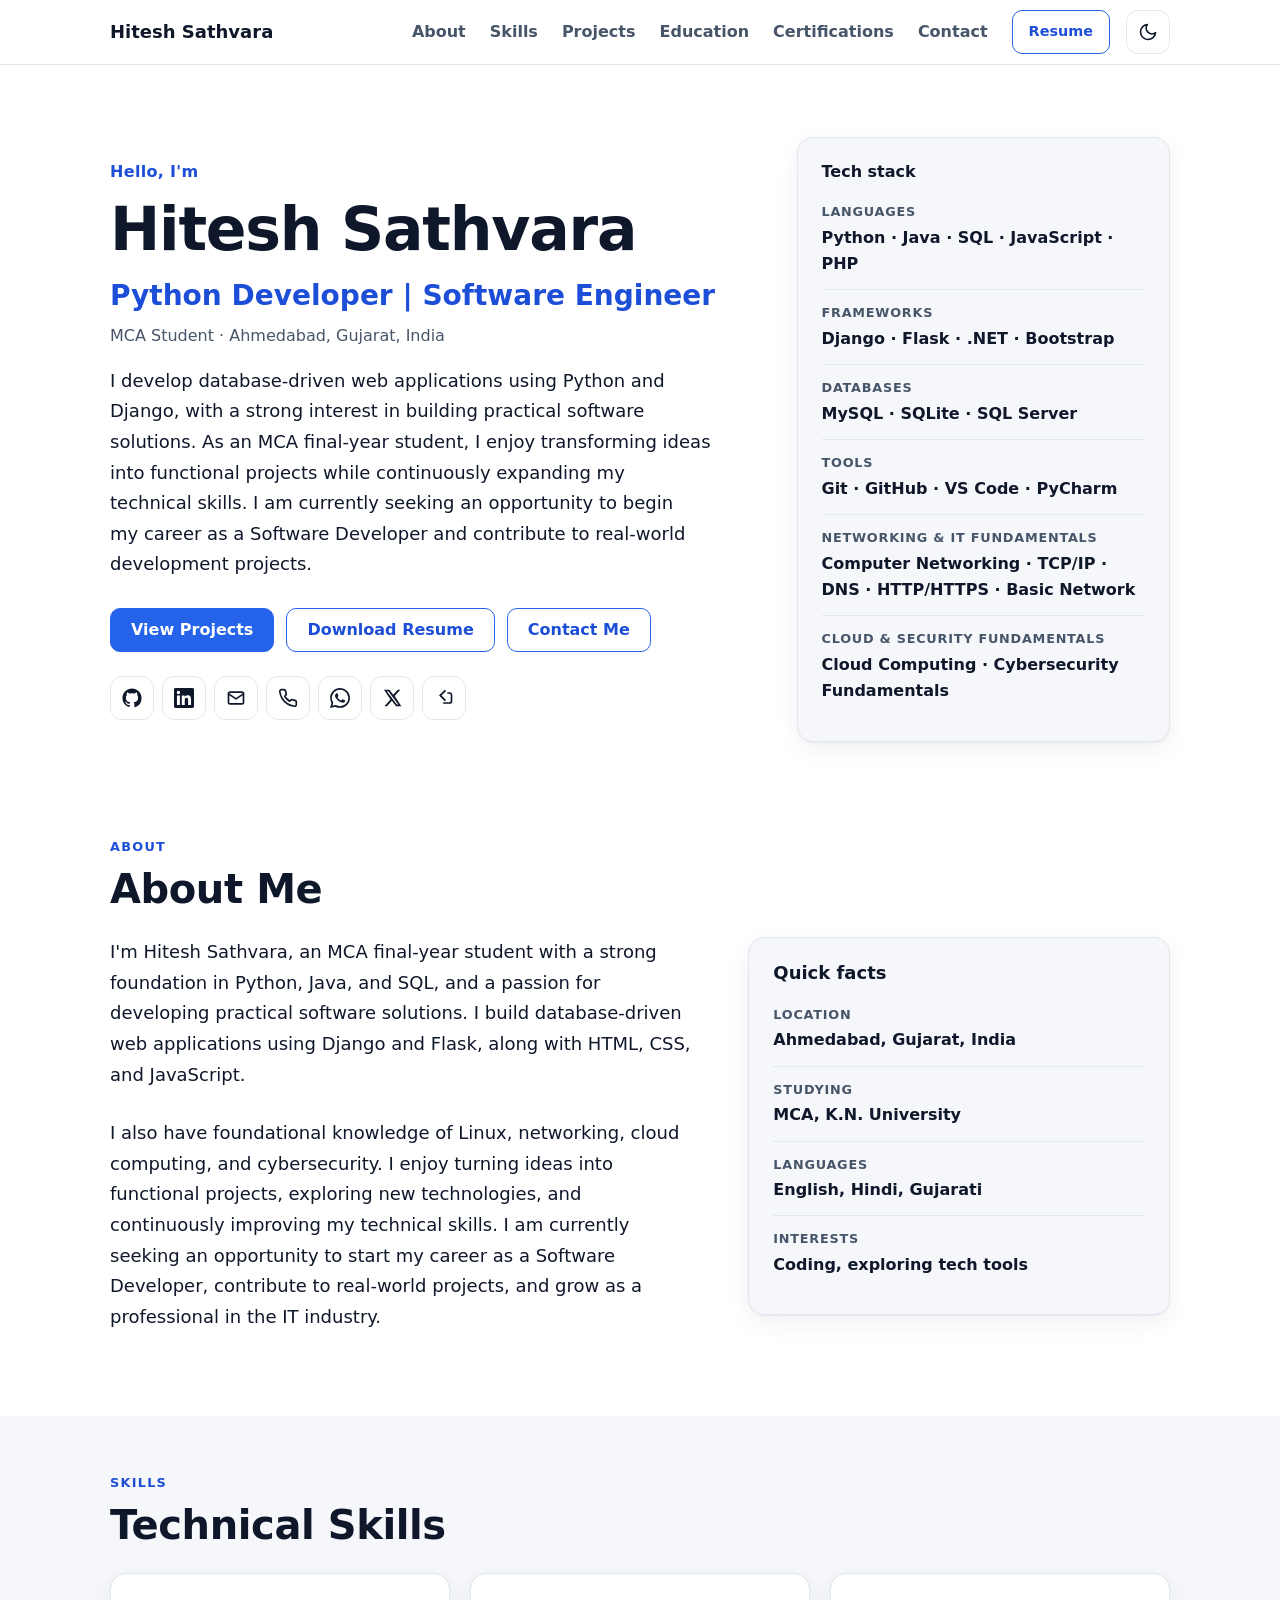
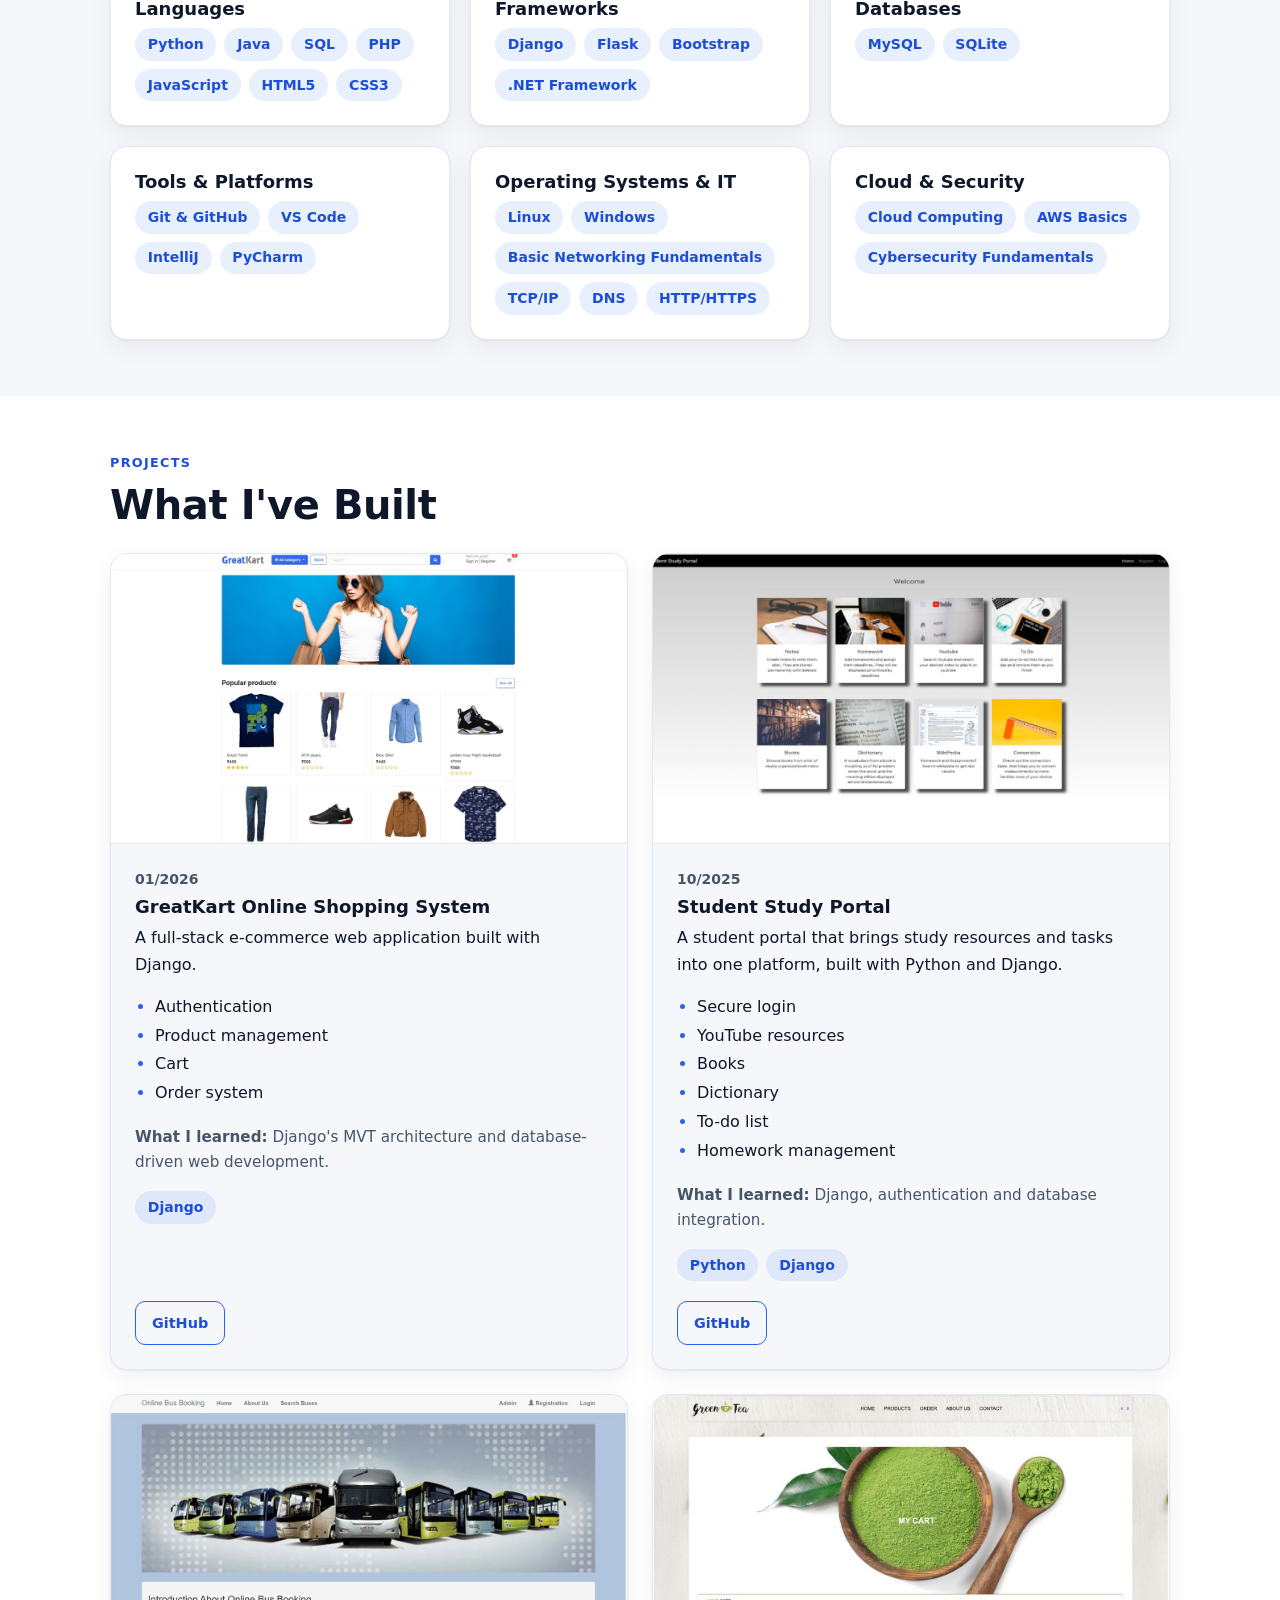
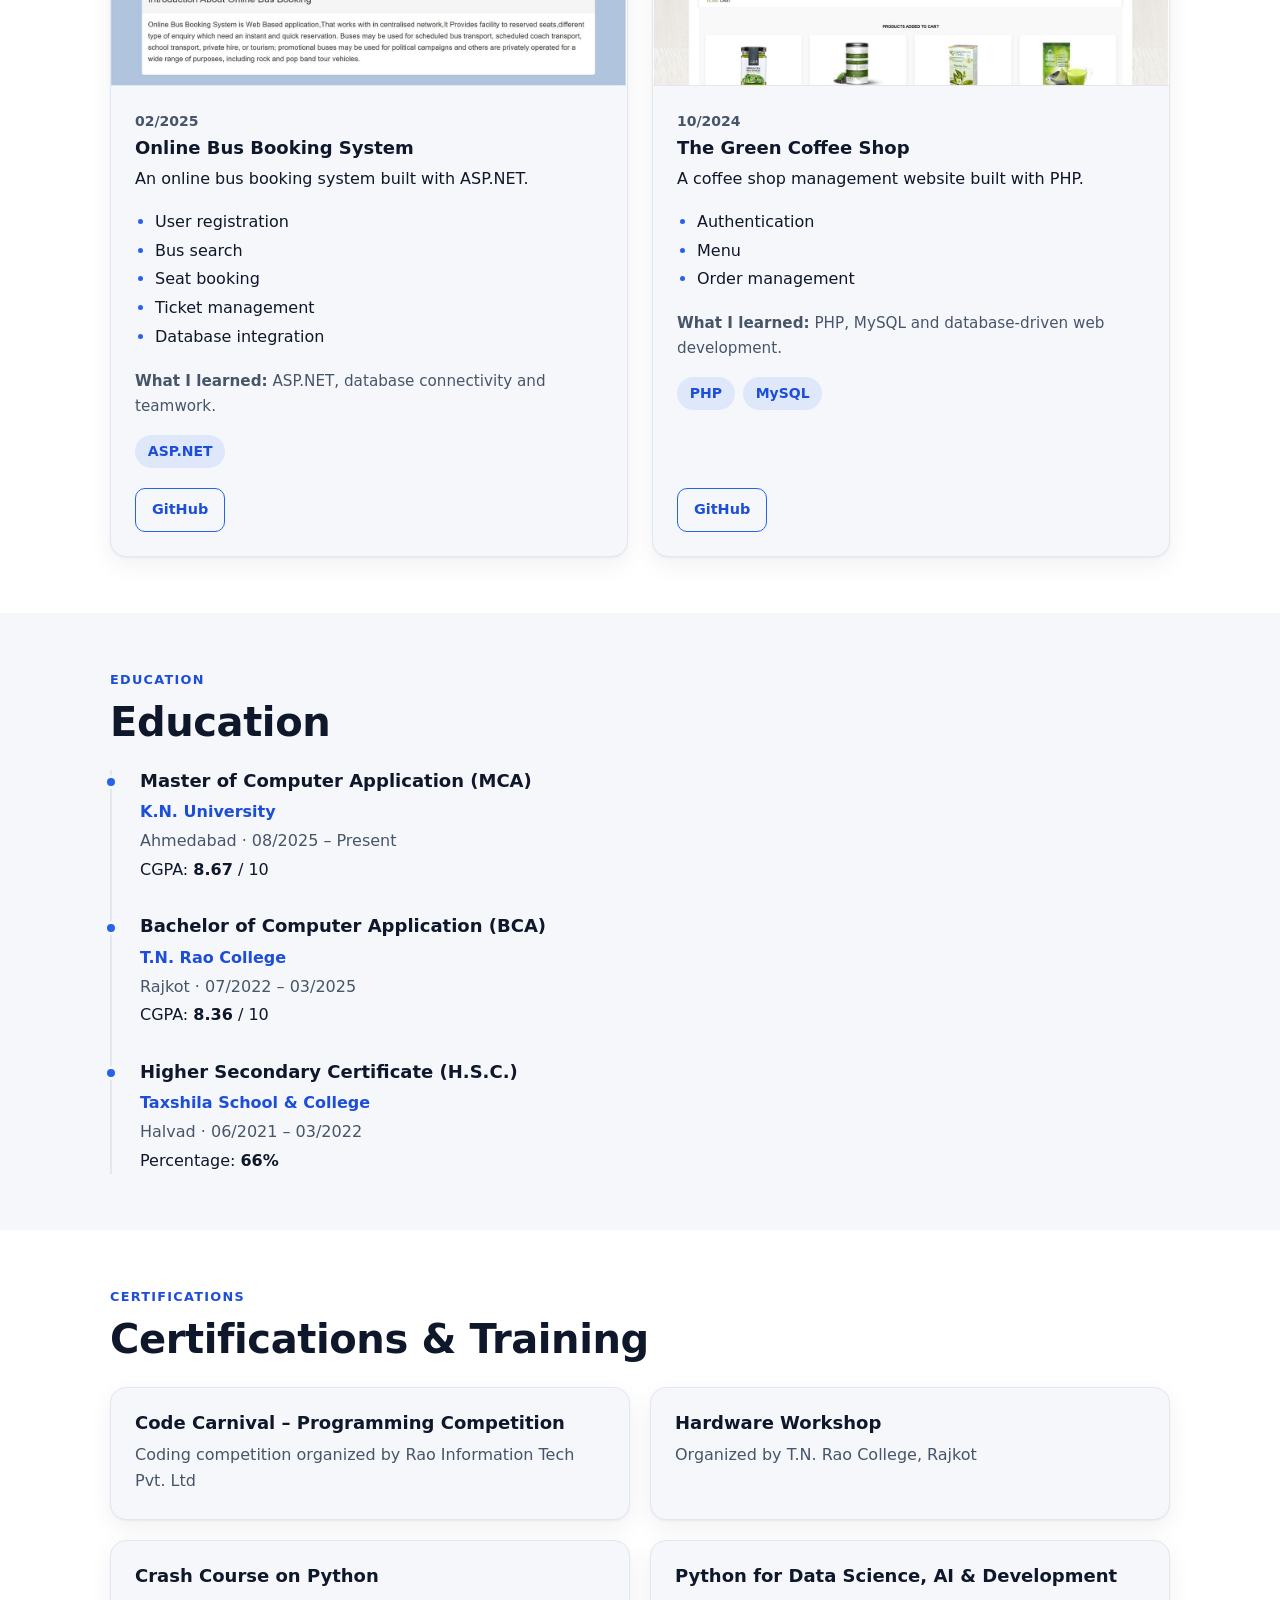
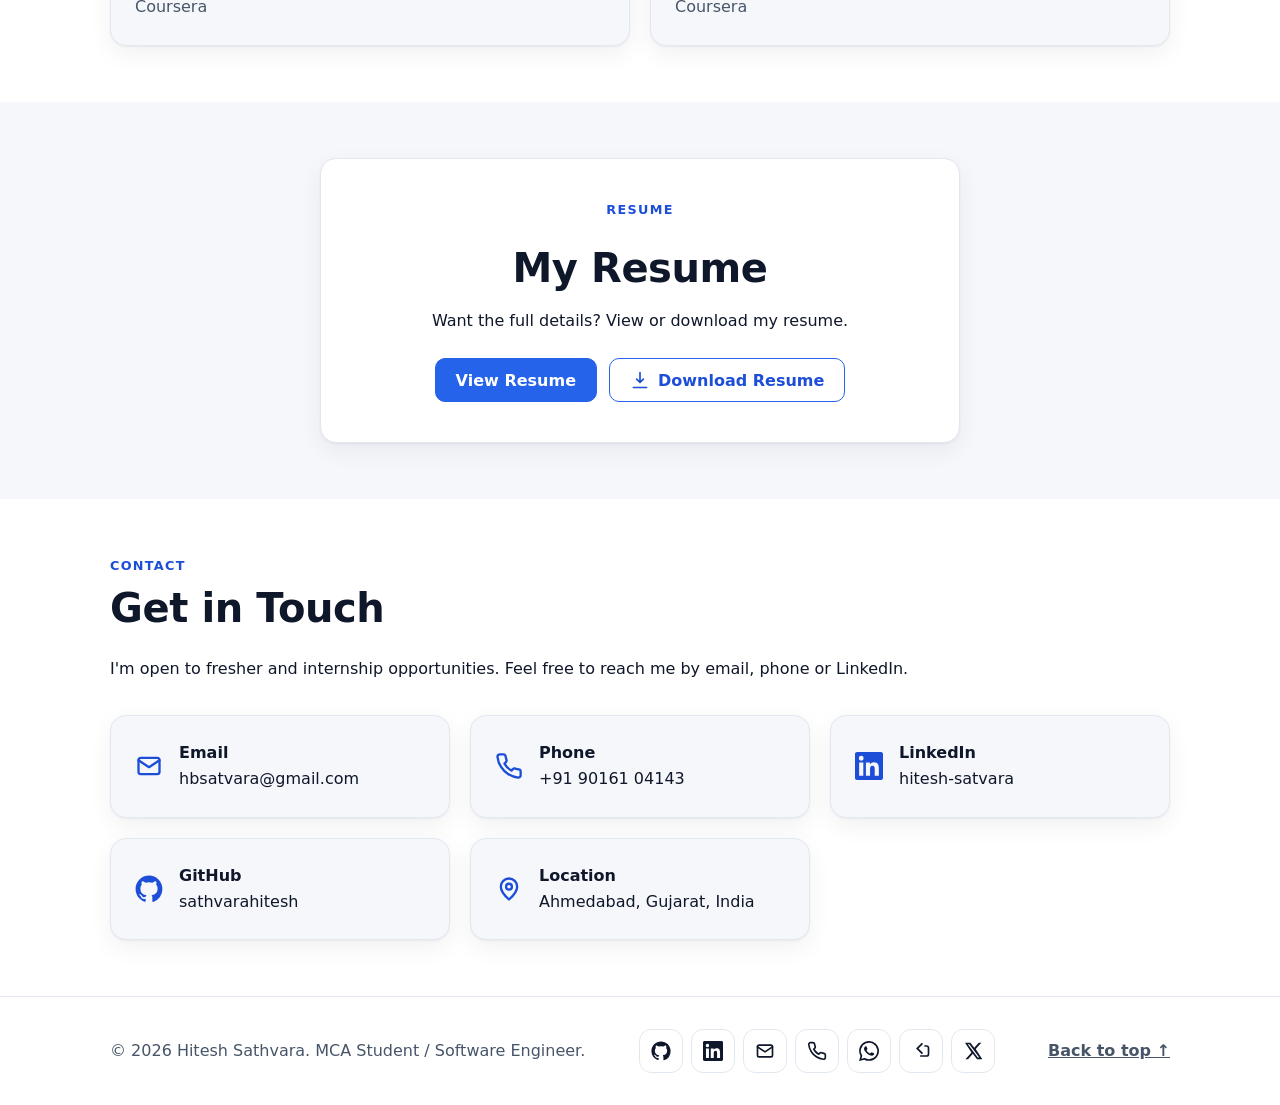
<file: index.html>
<!DOCTYPE html>
<html lang="en">
<head>
  <meta charset="UTF-8">
  <meta name="viewport" content="width=device-width, initial-scale=1">
  <title>Hitesh Sathvara | Python Developer &amp; Software Engineer</title>
  <!-- <meta name="description" content="Portfolio of Hitesh Sathvara, a Python developer and software engineer (MCA student) from Ahmedabad. View projects, skills and resume.">
  <meta name="author" content="Hitesh Sathvara">
  <meta name="theme-color" content="#2563EB">
    <link rel="canonical" href="https://sathvarahitesh.github.io/">
  <meta name="google-site-verification" content="YOUR-CODE-FROM-GOOGLE"> -->

  
<title>Hitesh Sathvara | Official Portfolio</title>

<!-- <meta name="description" content="Visit Hitesh Sathvara's portfolio to explore software development skills, projects, and professional experience."> -->
 <meta name="description" content="Official portfolio of Hitesh Sathvara, an MCA final-year student and aspiring Python Developer in Ahmedabad, Gujarat. Explore Python, Django, SQL projects, technical skills, and resume.">

<!-- <meta name="robots" content="index, follow">
<link rel="canonical" href="https://hiteshsatvara.pages.dev/"> -->
  
<meta name="robots" content="index, follow">
<link rel="canonical" href="https://hiteshsatvara.pages.dev/">

<!-- <meta property="og:title" content="Hitesh Sathvara | Official Portfolio">
<meta property="og:description" content="Portfolio, projects, and software development skills of Hitesh Sathvara.">
<meta property="og:url" content="https://hiteshsatvara.pages.dev/">
<meta property="og:type" content="website"> -->


<meta property="og:title" content="Hitesh Sathvara | Python Developer &amp; Software Engineer">
<meta property="og:description" content="Explore Hitesh Sathvara's software development projects, technical skills, and resume.">
<meta property="og:url" content="https://hiteshsatvara.pages.dev/">
<meta property="og:type" content="website">
<meta property="og:image" content="https://hiteshsatvara.pages.dev/assets/images/og-image.png">


<script type="application/ld+json">
{
  "@context": "https://schema.org",
  "@type": "Person",
  "name": "Hitesh Sathvara",
  "alternateName": "Hitesh Satvara",
  "url": "https://hiteshsatvara.pages.dev/",
  "jobTitle": "Python Developer and Software Engineer",
  "address": {
    "@type": "PostalAddress",
    "addressLocality": "Ahmedabad",
    "addressRegion": "Gujarat",
    "addressCountry": "IN"
  },
  "sameAs": [
    "https://github.com/sathvarahitesh",
    "https://www.linkedin.com/in/hitesh-satvara/"
  ]
}
</script>



  <!-- Open Graph (og:url and og:image are added in Step 17, after the live URL exists) -->
  <meta property="og:type" content="website">
  <meta property="og:title" content="Hitesh Sathvara | Python Developer &amp; Software Engineer">
  <meta property="og:description" content="Python developer and software engineer (MCA student) from Ahmedabad. View projects, skills and resume.">

  <link rel="icon" href="favicon.svg" type="image/svg+xml">

  <!-- Font: Inter (the CSS has a system-font fallback if this fails to load) -->
  <!-- <link rel="preconnect" href="https://fonts.googleapis.com">
  <link rel="preconnect" href="https://fonts.gstatic.com" crossorigin>
  <link href="https://fonts.googleapis.com/css2?family=Inter:wght@400;600;700&display=swap" rel="stylesheet"> -->

    <!-- Open Graph (link previews on LinkedIn, WhatsApp, Facebook) -->
  <meta property="og:type" content="website">
  <meta property="og:site_name" content="Hitesh Sathvara">
  <meta property="og:locale" content="en_IN">
  <meta property="og:url" content="https://sathvarahitesh.github.io/">
  <meta property="og:title" content="Hitesh Sathvara | Python Developer &amp; Software Engineer">
  <meta property="og:description" content="Python developer and software engineer (MCA student) from Ahmedabad. View projects, skills and resume.">
  <meta property="og:image" content="https://sathvarahitesh.github.io/assets/images/og-image.png">
  <meta property="og:image:width" content="1200">
  <meta property="og:image:height" content="630">
  <meta property="og:image:alt" content="Hitesh Sathvara, Python Developer and Software Engineer">

  <!-- Twitter / X card -->
  <meta name="twitter:card" content="summary_large_image">
  <meta name="twitter:title" content="Hitesh Sathvara | Python Developer &amp; Software Engineer">
  <meta name="twitter:description" content="Python developer and software engineer (MCA student) from Ahmedabad. View projects, skills and resume.">
  <meta name="twitter:image" content="https://sathvarahitesh.github.io/assets/images/og-image.png">

  
  <link rel="stylesheet" href="css/style.css">

    <!-- Structured data (helps search engines understand the page) -->
  <script type="application/ld+json">
  {
    "@context": "https://schema.org",
    "@type": "Person",
    "name": "Hitesh Sathvara",
    "alternateName": "Hitesh Satvara",
    "url": "https://sathvarahitesh.github.io/",
    "jobTitle": "Python Developer and Software Engineer",
    "alumniOf": {
      "@type": "CollegeOrUniversity",
      "name": "K.N. University"
    },
    "address": {
      "@type": "PostalAddress",
      "addressLocality": "Ahmedabad",
      "addressRegion": "Gujarat",
      "addressCountry": "IN"
    },
    "knowsAbout": ["Python", "Django", "Flask", "Java", "SQL", "Web development"],
    "sameAs": [
      "https://github.com/sathvarahitesh",
      "https://www.linkedin.com/in/hitesh-satvara/"
    ]
  }
  </script>
  

  <!-- Applies the saved theme before the page paints (prevents a flash) -->
  <script>
    try {
      var saved = localStorage.getItem("theme");
      if (saved === "light" || saved === "dark") {
        document.documentElement.setAttribute("data-theme", saved);
      }
    } catch (e) {}
  </script>
</head>
<body>

  <!-- Icon sprite (all icons are stored here, no external icon library) -->
  <svg xmlns="http://www.w3.org/2000/svg" style="display:none" aria-hidden="true">
    <symbol id="icon-github" viewBox="0 0 24 24"><path fill="currentColor" d="M12 .5C5.65.5.5 5.65.5 12c0 5.08 3.29 9.39 7.86 10.91.58.1.79-.25.79-.56v-2c-3.2.7-3.87-1.37-3.87-1.37-.52-1.33-1.28-1.69-1.28-1.69-1.04-.71.08-.7.08-.7 1.15.08 1.76 1.18 1.76 1.18 1.02 1.75 2.68 1.25 3.34.95.1-.74.4-1.25.72-1.54-2.55-.29-5.24-1.28-5.24-5.68 0-1.25.45-2.28 1.18-3.08-.12-.29-.51-1.46.11-3.04 0 0 .97-.31 3.17 1.18a11 11 0 0 1 5.77 0c2.2-1.49 3.16-1.18 3.16-1.18.63 1.58.23 2.75.11 3.04.74.8 1.18 1.83 1.18 3.08 0 4.41-2.69 5.38-5.25 5.67.41.36.78 1.06.78 2.14v3.17c0 .31.21.67.8.56A11.51 11.51 0 0 0 23.5 12C23.5 5.65 18.35.5 12 .5Z"/></symbol>
    <symbol id="icon-linkedin" viewBox="0 0 24 24"><path fill="currentColor" d="M20.45 20.45h-3.56v-5.57c0-1.33-.03-3.04-1.85-3.04-1.86 0-2.14 1.45-2.14 2.94v5.67H9.35V9h3.41v1.56h.05c.48-.9 1.64-1.85 3.37-1.85 3.6 0 4.27 2.37 4.27 5.46v6.28ZM5.34 7.43a2.06 2.06 0 1 1 0-4.12 2.06 2.06 0 0 1 0 4.12ZM7.12 20.45H3.56V9h3.56v11.45ZM22.22 0H1.77C.79 0 0 .77 0 1.73v20.54C0 23.23.79 24 1.77 24h20.45c.98 0 1.78-.77 1.78-1.73V1.73C24 .77 23.2 0 22.22 0Z"/></symbol>
    <symbol id="icon-mail" viewBox="0 0 24 24"><g fill="none" stroke="currentColor" stroke-width="2" stroke-linecap="round" stroke-linejoin="round"><rect x="3" y="5" width="18" height="14" rx="2"/><path d="m3 7 9 6 9-6"/></g></symbol>
    <symbol id="icon-whatsapp" viewBox="0 0 24 24"><path fill="currentColor" d="M20.52 3.48A11.86 11.86 0 0 0 12.07 0C5.5 0 .16 5.34.16 11.91c0 2.1.55 4.15 1.6 5.96L.05 24l6.27-1.64a11.9 11.9 0 0 0 5.75 1.47h.01c6.57 0 11.91-5.34 11.91-11.91 0-3.18-1.24-6.17-3.47-8.44ZM12.08 21.84h-.01a9.91 9.91 0 0 1-5.05-1.38l-.36-.21-3.72.98.99-3.63-.23-.37a9.88 9.88 0 1 1 8.38 4.61Zm5.42-7.42c-.3-.15-1.77-.87-2.05-.97-.27-.1-.47-.15-.67.15-.2.3-.77.97-.94 1.17-.17.2-.35.22-.65.07-.3-.15-1.25-.46-2.38-1.47-.88-.79-1.48-1.77-1.65-2.07-.17-.3-.02-.46.13-.61.13-.13.3-.35.45-.52.15-.17.2-.3.3-.5.1-.2.05-.37-.02-.52-.07-.15-.67-1.62-.92-2.22-.24-.58-.49-.5-.67-.51h-.57c-.2 0-.52.07-.79.37-.27.3-1.04 1.02-1.04 2.49s1.07 2.89 1.22 3.09c.15.2 2.1 3.2 5.09 4.49.71.31 1.26.49 1.69.63.71.23 1.36.2 1.87.12.57-.09 1.77-.72 2.02-1.42.25-.7.25-1.3.17-1.42-.07-.12-.27-.2-.57-.35Z"/></symbol>
    <symbol id="icon-phone" viewBox="0 0 24 24"><g fill="none" stroke="currentColor" stroke-width="2" stroke-linecap="round" stroke-linejoin="round"><path d="M22 16.92v3a2 2 0 0 1-2.18 2 19.8 19.8 0 0 1-8.63-3.07 19.5 19.5 0 0 1-6-6A19.8 19.8 0 0 1 2.12 4.18 2 2 0 0 1 4.11 2h3a2 2 0 0 1 2 1.72c.13.96.36 1.9.7 2.81a2 2 0 0 1-.45 2.11L8.09 9.91a16 16 0 0 0 6 6l1.27-1.27a2 2 0 0 1 2.11-.45c.91.34 1.85.57 2.81.7A2 2 0 0 1 22 16.92Z"/></g></symbol>
    <symbol id="icon-leetcode" viewBox="0 0 24 24"><path fill="currentColor" d="M14.5 3.5 9 9l5.5 5.5-1.5 1.5-7-7 7-7 1.5 1.5ZM16 5h2.5A3.5 3.5 0 0 1 22 8.5v7a3.5 3.5 0 0 1-3.5 3.5H11v-2h7.5a1.5 1.5 0 0 0 1.5-1.5v-7A1.5 1.5 0 0 0 18.5 7H16V5Z"/></symbol>
    <symbol id="icon-x" viewBox="0 0 24 24"><path fill="currentColor" d="M18.9 2H22l-6.77 7.74L23.2 22h-6.4l-5.02-6.56L6.04 22H2.93l7.24-8.28L2.4 2h6.56l4.54 5.98L18.9 2Zm-1.12 17.87h1.72L7.55 4h-1.8l12.03 15.87Z"/></symbol>
    <symbol id="icon-pin" viewBox="0 0 24 24"><g fill="none" stroke="currentColor" stroke-width="2" stroke-linecap="round" stroke-linejoin="round"><path d="M12 21s-7-6.2-7-11a7 7 0 0 1 14 0c0 4.8-7 11-7 11Z"/><circle cx="12" cy="10" r="2.5"/></g></symbol>
    <symbol id="icon-download" viewBox="0 0 24 24"><g fill="none" stroke="currentColor" stroke-width="2" stroke-linecap="round" stroke-linejoin="round"><path d="M12 3v12m0 0 4-4m-4 4-4-4M4 21h16"/></g></symbol>
    <symbol id="icon-sun" viewBox="0 0 24 24"><g fill="none" stroke="currentColor" stroke-width="2" stroke-linecap="round" stroke-linejoin="round"><circle cx="12" cy="12" r="4"/><path d="M12 2v2m0 16v2M4.93 4.93l1.41 1.41m11.32 11.32 1.41 1.41M2 12h2m16 0h2M4.93 19.07l1.41-1.41m11.32-11.32 1.41-1.41"/></g></symbol>
    <symbol id="icon-moon" viewBox="0 0 24 24"><g fill="none" stroke="currentColor" stroke-width="2" stroke-linecap="round" stroke-linejoin="round"><path d="M21 12.8A9 9 0 1 1 11.2 3a7 7 0 0 0 9.8 9.8Z"/></g></symbol>
    <symbol id="icon-menu" viewBox="0 0 24 24"><g fill="none" stroke="currentColor" stroke-width="2" stroke-linecap="round"><path d="M4 6h16M4 12h16M4 18h16"/></g></symbol>
    <symbol id="icon-close" viewBox="0 0 24 24"><g fill="none" stroke="currentColor" stroke-width="2" stroke-linecap="round"><path d="M6 6l12 12M18 6 6 18"/></g></symbol>
  </svg>

  <a class="skip-link" href="#main">Skip to content</a>

  <!-- ============ NAVBAR ============ -->
  <header class="site-header">
    <nav class="nav container" aria-label="Main navigation">
      <a class="nav-logo" href="#home">Hitesh Sathvara</a>

      <ul class="nav-links" id="nav-links">
        <li><a href="#about">About</a></li>
        <li><a href="#skills">Skills</a></li>
        <li><a href="#projects">Projects</a></li>
        <li><a href="#education">Education</a></li>
        <li><a href="#certifications">Certifications</a></li>
        <li><a href="#contact">Contact</a></li>
        <li><a class="btn btn-outline btn-small" href="assets/resume/Hitesh_Sathvara_Resume.pdf" target="_blank" rel="noopener">Resume</a></li>
      </ul>

      <div class="nav-actions">
        <button class="icon-btn" id="theme-toggle" type="button" aria-label="Switch between light and dark mode">
          <svg class="icon icon-moon" aria-hidden="true"><use href="#icon-moon"/></svg>
          <svg class="icon icon-sun" aria-hidden="true"><use href="#icon-sun"/></svg>
        </button>
        <button class="icon-btn nav-toggle" id="nav-toggle" type="button" aria-label="Open menu" aria-expanded="false" aria-controls="nav-links">
          <svg class="icon icon-open" aria-hidden="true"><use href="#icon-menu"/></svg>
          <svg class="icon icon-close" aria-hidden="true"><use href="#icon-close"/></svg>
        </button>
      </div>
    </nav>
  </header>

  <main id="main">

    <!-- ============ HERO ============ -->
    <section class="hero" id="home" aria-labelledby="hero-title">
      <div class="container hero-grid">
        <div class="hero-text">
          <p class="eyebrow">Hello, I'm</p>
          <h1 id="hero-title">Hitesh Sathvara</h1>
          <!-- TODO: confirm headline (Python & Django Developer or Software Engineer) -->
          <p class="hero-role">Python Developer | Software Engineer</p>
          <p class="hero-sub">MCA Student · Ahmedabad, Gujarat, India</p>
          <p class="hero-intro"> I develop database-driven web applications using Python and Django, with a strong interest in building practical software solutions. As an MCA final-year student, I enjoy transforming ideas into functional projects while continuously expanding my technical skills. I am currently seeking an opportunity to begin my career as a Software Developer and contribute to real-world development projects.</p>

          <div class="btn-row">
            <a class="btn btn-primary" href="#projects">View Projects</a>
            <a class="btn btn-outline" href="assets/resume/Hitesh_Sathvara_Resume.pdf" download="Hitesh_Sathvara_Resume.pdf">Download Resume</a>
            <a class="btn btn-outline" href="#contact">Contact Me</a>
          </div>

          <ul class="social-list" aria-label="Social links">
            <!-- TODO: replace the GitHub link below with your real GitHub profile URL -->
            <li><a href="https://github.com/sathvarahitesh" class="social-link" aria-label="GitHub profile" target="_blank" rel="noopener noreferrer"><svg class="icon" aria-hidden="true"><use href="#icon-github"/></svg></a></li>
            <li><a href="https://www.linkedin.com/in/hitesh-satvara/" class="social-link" aria-label="LinkedIn profile" target="_blank" rel="noopener noreferrer"><svg class="icon" aria-hidden="true"><use href="#icon-linkedin"/></svg></a></li>
            <li><a href="mailto:hbsatvara@gmail.com" class="social-link" aria-label="Send an email"><svg class="icon" aria-hidden="true"><use href="#icon-mail"/></svg></a></li>
            <li><a href="tel:+919016104143" class="social-link" aria-label="Call me" title="Call me"><svg class="icon" aria-hidden="true"><use href="#icon-phone"/></svg></a></li>
             <li><a href="https://wa.me/919016104143"class="social-link"aria-label="WhatsApp"target="_blank"rel="noopener noreferrer"><svg class="icon" aria-hidden="true"><use href="#icon-whatsapp"/></svg></a></li>
             <li><a href="https://x.com/HbsatvaraHitesh" class="social-link" aria-label="X / Twitter" target="_blank" rel="noopener noreferrer"><svg class="icon" aria-hidden="true"><use href="#icon-x"/></svg></a></li>
             <li><a href="https://leetcode.com/u/Hitesh_Sathvara/" class="social-link" aria-label="LeetCode" target="_blank" rel="noopener noreferrer"><svg class="icon" aria-hidden="true"><use href="#icon-leetcode"/></svg></a></li>
          </ul>
        </div>

        <aside class="hero-card card" aria-label="Tech stack summary">
          <h2 class="hero-card-title">Tech stack</h2>
          <dl class="stack-list">
            <div><dt>Languages</dt><dd>Python · Java · SQL · JavaScript · PHP </dd></div>
            <div><dt>Frameworks</dt><dd>Django · Flask · .NET · Bootstrap</dd></div>
            <div><dt>Databases</dt><dd>MySQL · SQLite · SQL Server</dd></div>
            <div><dt>Tools</dt><dd>Git · GitHub · VS Code · PyCharm </dd></div>
            <div><dt>Networking & IT Fundamentals</dt><dd>Computer Networking · TCP/IP · DNS · HTTP/HTTPS · Basic Network </dd></div>
            <div><dt>Cloud & Security Fundamentals</dt><dd>Cloud Computing · Cybersecurity Fundamentals</dd></div>
          </dl>
        </aside>
      </div>
    </section>

    <!-- ============ ABOUT ============ -->
    <section class="section" id="about" aria-labelledby="about-title">
      <div class="container">
        <p class="eyebrow">About</p>
        <h2 class="section-title" id="about-title">About Me</h2>
        <div class="about-grid">
          <div class="about-text">
            <p> I'm Hitesh Sathvara, an MCA final-year student with a strong foundation in Python, Java, and SQL, and a passion for developing practical software solutions. I build database-driven web applications using Django and Flask, along with HTML, CSS, and JavaScript.</p>
            <p> I also have foundational knowledge of Linux, networking, cloud computing, and cybersecurity. I enjoy turning ideas into functional projects, exploring new technologies, and continuously improving my technical skills. I am currently seeking an opportunity to start my career as a Software Developer, contribute to real-world projects, and grow as a professional in the IT industry.</p>
          </div>
          <div class="card">
            <h3 class="card-title">Quick facts</h3>
            <dl class="facts">
              <div><dt>Location</dt><dd>Ahmedabad, Gujarat, India</dd></div>
              <div><dt>Studying</dt><dd>MCA, K.N. University</dd></div>
              <div><dt>Languages</dt><dd>English, Hindi, Gujarati</dd></div>
              <div><dt>Interests</dt><dd>Coding, exploring tech tools</dd></div>
            </dl>
          </div>
        </div>
      </div>
    </section>

    <!-- ============ SKILLS ============ -->
    <section class="section section-alt" id="skills" aria-labelledby="skills-title">
      <div class="container">
        <p class="eyebrow">Skills</p>
        <h2 class="section-title" id="skills-title">Technical Skills</h2>
        <div class="skills-grid">
          <article class="card">
            <h3 class="card-title">Languages</h3>
            <ul class="tags">
              <li>Python</li><li>Java</li><li>SQL</li><li>PHP</li><li>JavaScript</li><li>HTML5</li><li>CSS3</li>
            </ul>
          </article>
          <article class="card">
            <h3 class="card-title">Frameworks</h3>
            <ul class="tags">
              <li>Django</li><li>Flask</li><li>Bootstrap</li><li>.NET Framework</li>
            </ul>
          </article>
          <article class="card">
            <h3 class="card-title">Databases</h3>
            <ul class="tags">
              <li>MySQL</li><li>SQLite</li>
            </ul>
          </article>
          <article class="card">
            <h3 class="card-title">Tools &amp; Platforms</h3>
            <ul class="tags">
              <li>Git &amp; GitHub</li><li>VS Code</li><li>IntelliJ</li><li>PyCharm</li>
            </ul>
          </article>
          <article class="card">
          <h3 class="card-title">Operating Systems & IT</h3>
            <ul class="tags">
            <li>Linux</li><li>Windows</li><li> Basic Networking Fundamentals</li><li>TCP/IP</li><li>DNS</li><li>HTTP/HTTPS</li>
          </ul>
            
        </article>
        <article class="card">
          <h3 class="card-title">Cloud & Security</h3>
          <ul class="tags">
            <li>Cloud Computing</li><li>AWS Basics</li><li>Cybersecurity Fundamentals</li>
        </ul>
      </article>    
        </div>
      </div>
    </section>

    <!-- ============ PROJECTS ============ -->
    <section class="section" id="projects" aria-labelledby="projects-title">
      <div class="container">
        <p class="eyebrow">Projects</p>
        <h2 class="section-title" id="projects-title">What I've Built</h2>
        <div class="projects-grid">

          <!-- Project 1 -->
          <article class="card project-card">
            <figure class="project-media">
              <img src="assets/images/projects/greatkart.jpg" alt="Screenshot of the GreatKart Online Shopping System" width="800" height="450" loading="lazy">
            </figure>
            <div class="project-body">
              <p class="project-date"><time datetime="2026-01">01/2026</time></p>
              <h3 class="card-title">GreatKart Online Shopping System</h3>
              <p>A full-stack e-commerce web application built with Django.</p>
              <ul class="feature-list">
                <li>Authentication</li>
                <li>Product management</li>
                <li>Cart</li>
                <li>Order system</li>
              </ul>
              <p class="learned"><strong>What I learned:</strong> Django's MVT architecture and database-driven web development.</p>
              <ul class="tags"><li>Django</li></ul>
              <div class="btn-row">
                <!-- TODO: replace # with the GreatKart GitHub repository URL -->
              <a class="btn btn-outline btn-small" href="https://github.com/sathvarahitesh/greatkart-django" target="_blank" rel="noopener noreferrer">GitHub</a>
              </div>
            </div>
          </article>

          <!-- Project 2 -->
          <article class="card project-card">
            <figure class="project-media">
              <img src="assets/images/projects/study-portal.jpg" alt="Screenshot of the Student Study Portal" width="800" height="450" loading="lazy">
            </figure>
            <div class="project-body">
              <p class="project-date"><time datetime="2025-10">10/2025</time></p>
              <h3 class="card-title">Student Study Portal</h3>
              <p>A student portal that brings study resources and tasks into one platform, built with Python and Django.</p>
              <ul class="feature-list">
                <li>Secure login</li>
                <li>YouTube resources</li>
                <li>Books</li>
                <li>Dictionary</li>
                <li>To-do list</li>
                <li>Homework management</li>
              </ul>
              <p class="learned"><strong>What I learned:</strong> Django, authentication and database integration.</p>
              <ul class="tags"><li>Python</li><li>Django</li></ul>
              <div class="btn-row">
                <!-- TODO: replace # with the Student Study Portal GitHub repository URL -->
                <a class="btn btn-outline btn-small" href="https://github.com/sathvarahitesh/student-study-portal-django" target="_blank" rel="noopener noreferrer">GitHub</a>
              </div>
            </div>
          </article>

          <!-- Project 3 -->
          <article class="card project-card">
            <figure class="project-media">
              <img src="assets/images/projects/bus-booking.jpg" alt="Screenshot of the Online Bus Booking System" width="800" height="450" loading="lazy">
            </figure>
            <div class="project-body">
              <p class="project-date"><time datetime="2025-02">02/2025</time></p>
              <h3 class="card-title">Online Bus Booking System</h3>
              <p>An online bus booking system built with ASP.NET.</p>
              <ul class="feature-list">
                <li>User registration</li>
                <li>Bus search</li>
                <li>Seat booking</li>
                <li>Ticket management</li>
                <li>Database integration</li>
              </ul>
              <p class="learned"><strong>What I learned:</strong> ASP.NET, database connectivity and teamwork.</p>
              <ul class="tags"><li>ASP.NET</li></ul>
              <div class="btn-row">
                <!-- TODO: replace # with the Online Bus Booking System GitHub repository URL -->
                <a class="btn btn-outline btn-small" href="https://github.com/sathvarahitesh/online-bus-booking-system-aspnet" target="_blank" rel="noopener noreferrer">GitHub</a>
              </div>
            </div>
          </article>

          <!-- Project 4 -->
          <article class="card project-card">
            <figure class="project-media">
              <img src="assets/images/projects/coffee-shop.jpg" alt="Screenshot of The Green Coffee Shop website" width="800" height="450" loading="lazy">
            </figure>
            <div class="project-body">
              <p class="project-date"><time datetime="2024-10">10/2024</time></p>
              <h3 class="card-title">The Green Coffee Shop</h3>
              <p>A coffee shop management website built with PHP.</p>
              <ul class="feature-list">
                <li>Authentication</li>
                <li>Menu</li>
                <li>Order management</li>
              </ul>
              <p class="learned"><strong>What I learned:</strong> PHP, MySQL and database-driven web development.</p>
              <ul class="tags"><li>PHP</li><li>MySQL</li></ul>
              <div class="btn-row">
                <!-- TODO: replace # with The Green Coffee Shop GitHub repository URL -->
                <a class="btn btn-outline btn-small" href="https://github.com/sathvarahitesh/coffee-shop-php-mysql" target="_blank" rel="noopener noreferrer">GitHub</a>
              </div>
            </div>
          </article>

        </div>
      </div>
    </section>

    <!-- ============ EDUCATION ============ -->
    <section class="section section-alt" id="education" aria-labelledby="education-title">
      <div class="container">
        <p class="eyebrow">Education</p>
        <h2 class="section-title" id="education-title">Education</h2>
        <ol class="timeline">
          <li class="timeline-item">
            <h3 class="card-title">Master of Computer Application (MCA)</h3>
            <p class="timeline-school">K.N. University</p>
            <p class="timeline-meta">Ahmedabad · 08/2025 – Present</p>
            <p class="timeline-score">CGPA: <strong>8.67</strong> / 10</p>
          </li>
          <li class="timeline-item">
            <h3 class="card-title">Bachelor of Computer Application (BCA)</h3>
            <p class="timeline-school">T.N. Rao College</p>
            <p class="timeline-meta">Rajkot · 07/2022 – 03/2025</p>
            <p class="timeline-score">CGPA: <strong>8.36</strong> / 10</p>
          </li>
          <li class="timeline-item">
            <h3 class="card-title">Higher Secondary Certificate (H.S.C.)</h3>
            <p class="timeline-school">Taxshila School &amp; College</p>
            <p class="timeline-meta">Halvad · 06/2021 – 03/2022</p>
            <p class="timeline-score">Percentage: <strong>66%</strong></p>
          </li>
        </ol>
      </div>
    </section>

    <!-- ============ CERTIFICATIONS ============ -->
    <section class="section" id="certifications" aria-labelledby="cert-title">
      <div class="container">
        <p class="eyebrow">Certifications</p>
        <h2 class="section-title" id="cert-title">Certifications &amp; Training</h2>
        <div class="cert-grid">
          <article class="card">
            <h3 class="card-title">Code Carnival – Programming Competition</h3>
            <p class="muted">Coding competition organized by Rao Information Tech Pvt. Ltd</p>
          </article>
          <article class="card">
            <h3 class="card-title">Hardware Workshop</h3>
            <p class="muted">Organized by T.N. Rao College, Rajkot</p>
          </article>
          <article class="card">
            <h3 class="card-title">Crash Course on Python</h3>
            <p class="muted">Coursera</p>
          </article>
          <article class="card">
            <h3 class="card-title">Python for Data Science, AI &amp; Development</h3>
            <p class="muted">Coursera</p>
          </article>
        </div>
      </div>
    </section>

    <!-- ============ RESUME ============ -->
    <section class="section section-alt" id="resume" aria-labelledby="resume-title">
      <div class="container">
        <div class="card resume-card">
          <p class="eyebrow">Resume</p>
          <h2 class="section-title" id="resume-title">My Resume</h2>
          <p>Want the full details? View or download my resume.</p>
          <div class="btn-row btn-row-center">
            <a class="btn btn-primary" href="assets/resume/Hitesh_Sathvara_Resume.pdf" target="_blank" rel="noopener">View Resume</a>
            <a class="btn btn-outline" href="assets/resume/Hitesh_Sathvara_Resume.pdf" download="Hitesh_Sathvara_Resume.pdf">
              <svg class="icon" aria-hidden="true"><use href="#icon-download"/></svg> Download Resume
            </a>
          </div>
        </div>
      </div>
    </section>

    <!-- ============ CONTACT ============ -->
    <section class="section" id="contact" aria-labelledby="contact-title">
      <div class="container">
        <p class="eyebrow">Contact</p>
        <h2 class="section-title" id="contact-title">Get in Touch</h2>
        <!-- TODO: confirm this contact line -->
        <p class="contact-lead">I'm open to fresher and internship opportunities. Feel free to reach me by email, phone or LinkedIn.</p>

        <div class="contact-grid">
          <a class="card contact-item" href="mailto:hbsatvara@gmail.com">
            <svg class="icon" aria-hidden="true"><use href="#icon-mail"/></svg>
            <span><strong>Email</strong><br>hbsatvara@gmail.com</span>
          </a>

            <a class="card contact-item" href="tel:+919016104143">
            <svg class="icon" aria-hidden="true"><use href="#icon-phone"/></svg>
            <span><strong>Phone</strong><br>+91 90161 04143</span>
          </a>
          <a class="card contact-item" href="https://www.linkedin.com/in/hitesh-satvara/" target="_blank" rel="noopener noreferrer">
            <svg class="icon" aria-hidden="true"><use href="#icon-linkedin"/></svg>
            <span><strong>LinkedIn</strong><br>hitesh-satvara</span>
          </a>
          <!-- TODO: replace # with your real GitHub profile URL -->
          <a class="card contact-item" href="https://github.com/sathvarahitesh" target="_blank" rel="noopener noreferrer">
            <svg class="icon" aria-hidden="true"><use href="#icon-github"/></svg>
            <span><strong>GitHub</strong><br>sathvarahitesh</span>
          </a>
          <div class="card contact-item">
            <svg class="icon" aria-hidden="true"><use href="#icon-pin"/></svg>
            <span><strong>Location</strong><br>Ahmedabad, Gujarat, India</span>
          </div>
        </div>
      </div>
    </section>

  </main>

  <!-- ============ FOOTER ============ -->
  <footer class="site-footer">
    <div class="container footer-inner">
      <p>&copy; 2026 Hitesh Sathvara. MCA Student / Software Engineer.</p>
      <ul class="social-list" aria-label="Social links">
        <!-- TODO: replace # with your real GitHub profile URL -->
        <li><a href="https://github.com/sathvarahitesh" class="social-link" aria-label="GitHub profile" target="_blank" rel="noopener noreferrer"><svg class="icon" aria-hidden="true"><use href="#icon-github"/></svg></a></li>
        <li><a href="https://www.linkedin.com/in/hitesh-satvara/" class="social-link" aria-label="LinkedIn profile" target="_blank" rel="noopener noreferrer"><svg class="icon" aria-hidden="true"><use href="#icon-linkedin"/></svg></a></li>
        <li><a href="mailto:hbsatvara@gmail.com" class="social-link" aria-label="Send an email"><svg class="icon" aria-hidden="true"><use href="#icon-mail"/></svg></a></li>
        <li><a href="tel:+919016104143" class="social-link" aria-label="Call me" title="Call me"><svg class="icon" aria-hidden="true"><use href="#icon-phone"/></svg></a></li>
         <li><a href="https://wa.me/919016104143"class="social-link"aria-label="WhatsApp"target="_blank"rel="noopener noreferrer"><svg class="icon" aria-hidden="true"><use href="#icon-whatsapp"/></svg></a></li>
         <li><a href="https://leetcode.com/u/Hitesh_Sathvara/" class="social-link" aria-label="LeetCode" target="_blank" rel="noopener noreferrer"><svg class="icon" aria-hidden="true"><use href="#icon-leetcode"/></svg></a></li>
         <li><a href="https://x.com/HbsatvaraHitesh" class="social-link" aria-label="X / Twitter" target="_blank" rel="noopener noreferrer"><svg class="icon" aria-hidden="true"><use href="#icon-x"/></svg></a></li>
      </ul>
      <a class="back-to-top" href="#home">Back to top ↑</a>
    </div>
  </footer>

  <script src="js/script.js" defer></script>
</body>
</html>
</file>
<file: css/style.css>
/* =========================================================
   Hitesh Sathvara - Portfolio
   File: css/style.css
   ========================================================= */

/* ---------- 1. Colors (light theme is the default) ---------- */
:root {
  color-scheme: light;
  --bg: #ffffff;
  --surface: #f5f7fb;
  --text: #0f172a;
  --muted: #475569;
  --accent: #2563eb;
  --accent-strong: #1d4ed8;
  --on-accent: #ffffff;
  --accent-soft: rgba(37, 99, 235, 0.1);
  --border: #e2e8f0;
  --header-bg: rgba(255, 255, 255, 0.88);
  --shadow: 0 1px 2px rgba(15, 23, 42, 0.05), 0 8px 24px rgba(15, 23, 42, 0.06);
  --shadow-hover: 0 2px 4px rgba(15, 23, 42, 0.06), 0 14px 32px rgba(15, 23, 42, 0.12);
  --show-moon: inline-block;
  --show-sun: none;

  --font: "Inter", system-ui, -apple-system, "Segoe UI", Roboto, Arial, sans-serif;
  --radius: 16px;
  --header-height: 64px;
}

/* Dark theme: used automatically when the device is in dark mode,
   unless the visitor chose light with the toggle button */
@media (prefers-color-scheme: dark) {
  :root:not([data-theme="light"]) {
    color-scheme: dark;
    --bg: #0b1220;
    --surface: #121a2b;
    --text: #e5e9f2;
    --muted: #9aa6bc;
    --accent: #5b9bff;
    --accent-strong: #8db8ff;
    --on-accent: #0b1220;
    --accent-soft: rgba(91, 155, 255, 0.14);
    --border: #1f2a44;
    --header-bg: rgba(11, 18, 32, 0.88);
    --shadow: 0 1px 2px rgba(0, 0, 0, 0.3), 0 8px 24px rgba(0, 0, 0, 0.25);
    --shadow-hover: 0 2px 4px rgba(0, 0, 0, 0.35), 0 14px 32px rgba(0, 0, 0, 0.4);
    --show-moon: none;
    --show-sun: inline-block;
  }
}

/* Dark theme: used when the visitor chose dark with the toggle button */
:root[data-theme="dark"] {
  color-scheme: dark;
  --bg: #0b1220;
  --surface: #121a2b;
  --text: #e5e9f2;
  --muted: #9aa6bc;
  --accent: #5b9bff;
  --accent-strong: #8db8ff;
  --on-accent: #0b1220;
  --accent-soft: rgba(91, 155, 255, 0.14);
  --border: #1f2a44;
  --header-bg: rgba(11, 18, 32, 0.88);
  --shadow: 0 1px 2px rgba(0, 0, 0, 0.3), 0 8px 24px rgba(0, 0, 0, 0.25);
  --shadow-hover: 0 2px 4px rgba(0, 0, 0, 0.35), 0 14px 32px rgba(0, 0, 0, 0.4);
  --show-moon: none;
  --show-sun: inline-block;
}

/* ---------- 2. Base ---------- */
*,
*::before,
*::after {
  box-sizing: border-box;
}

html {
  -webkit-text-size-adjust: 100%;
}

@media (prefers-reduced-motion: no-preference) {
  html {
    scroll-behavior: smooth;
  }
}

body {
  margin: 0;
  font-family: var(--font);
  font-size: 1rem;
  line-height: 1.65;
  color: var(--text);
  background: var(--bg);
}

img {
  display: block;
  max-width: 100%;
  height: auto;
}

h1,
h2,
h3 {
  line-height: 1.2;
  margin: 0;
}

p {
  margin: 0 0 1rem;
}

a {
  color: inherit;
}

ul,
ol {
  margin: 0;
  padding: 0;
}

section[id] {
  scroll-margin-top: calc(var(--header-height) + 8px);
}

:focus-visible {
  outline: 3px solid var(--accent);
  outline-offset: 3px;
  border-radius: 6px;
}

.container {
  width: 100%;
  max-width: 1100px;
  margin-inline: auto;
  padding-inline: 20px;
}

.muted {
  color: var(--muted);
}

.icon {
  width: 1.25rem;
  height: 1.25rem;
  flex: none;
}

/* Skip link (for keyboard users) */
.skip-link {
  position: absolute;
  left: 1rem;
  top: -100px;
  z-index: 200;
  padding: 0.6rem 1rem;
  border-radius: 8px;
  background: var(--accent);
  color: var(--on-accent);
  font-weight: 600;
  text-decoration: none;
}

.skip-link:focus {
  top: 1rem;
}

/* Links that are not ready yet (placeholders) */
.link-pending {
  opacity: 0.55;
  cursor: not-allowed;
  pointer-events: none;
}

/* ---------- 3. Buttons ---------- */
.btn {
  display: inline-flex;
  align-items: center;
  justify-content: center;
  gap: 0.5rem;
  min-height: 44px;
  padding: 0.6rem 1.25rem;
  border: 1.5px solid transparent;
  border-radius: 10px;
  font-family: inherit;
  font-size: 1rem;
  font-weight: 600;
  line-height: 1.2;
  text-decoration: none;
  cursor: pointer;
  transition: background-color 0.2s ease, color 0.2s ease, border-color 0.2s ease;
}

.btn-primary {
  background: var(--accent);
  border-color: var(--accent);
  color: var(--on-accent);
}

.btn-primary:hover {
  background: var(--accent-strong);
  border-color: var(--accent-strong);
}

.btn-outline {
  background: transparent;
  border-color: var(--accent);
  color: var(--accent-strong);
}

.btn-outline:hover {
  background: var(--accent-soft);
}

.btn-small {
  padding: 0.45rem 1rem;
  font-size: 0.9rem;
}

.btn-row {
  display: flex;
  flex-wrap: wrap;
  gap: 0.75rem;
}

.btn-row-center {
  justify-content: center;
}

/* ---------- 4. Header and navigation ---------- */
.site-header {
  position: sticky;
  top: 0;
  z-index: 100;
  background: var(--header-bg);
  -webkit-backdrop-filter: blur(10px);
  backdrop-filter: blur(10px);
  border-bottom: 1px solid var(--border);
}

.nav {
  display: flex;
  align-items: center;
  min-height: var(--header-height);
}

.nav-logo {
  font-size: 1.125rem;
  font-weight: 700;
  text-decoration: none;
}

.nav-actions {
  display: flex;
  align-items: center;
  gap: 0.5rem;
  margin-left: auto;
}

.icon-btn {
  display: inline-flex;
  align-items: center;
  justify-content: center;
  width: 44px;
  height: 44px;
  padding: 0;
  border: 1px solid var(--border);
  border-radius: 12px;
  background: transparent;
  color: var(--text);
  cursor: pointer;
  transition: border-color 0.2s ease, color 0.2s ease;
}

.icon-btn:hover {
  border-color: var(--accent);
  color: var(--accent-strong);
}

/* Show only the correct theme icon */
.icon-btn .icon-moon {
  display: var(--show-moon);
}

.icon-btn .icon-sun {
  display: var(--show-sun);
}

/* Hamburger / close icons */
.nav-toggle .icon-close {
  display: none;
}

.nav-toggle[aria-expanded="true"] .icon-open {
  display: none;
}

.nav-toggle[aria-expanded="true"] .icon-close {
  display: inline-block;
}

/* Mobile menu panel (hidden until the button is clicked) */
.nav-links {
  display: none;
  position: absolute;
  top: 100%;
  left: 0;
  right: 0;
  flex-direction: column;
  gap: 0.25rem;
  padding: 1rem 20px 1.25rem;
  list-style: none;
  background: var(--bg);
  border-bottom: 1px solid var(--border);
  box-shadow: var(--shadow);
}

.nav-links.is-open {
  display: flex;
}

.nav-links a:not(.btn) {
  display: flex;
  align-items: center;
  min-height: 44px;
  font-weight: 600;
  color: var(--muted);
  text-decoration: none;
}

.nav-links a:not(.btn):hover {
  color: var(--accent-strong);
}

.nav-links .btn {
  margin-top: 0.5rem;
}

/* Desktop navigation */
@media (min-width: 900px) {
  .nav-toggle {
    display: none;
  }

  .nav-links {
    display: flex;
    position: static;
    flex-direction: row;
    align-items: center;
    gap: 1.5rem;
    margin-left: auto;
    margin-right: 1rem;
    padding: 0;
    background: none;
    border: 0;
    box-shadow: none;
  }

  .nav-links .btn {
    margin-top: 0;
  }

  .nav-actions {
    margin-left: 0;
  }
}

/* ---------- 5. Sections ---------- */
.section {
  padding-block: clamp(2.5rem, 5vw, 3.5rem);
}

.section-alt {
  background: var(--surface);
}

.section-alt .card {
  background: var(--bg);
}

.eyebrow {
  margin: 0 0 0.5rem;
  font-size: 0.8rem;
  font-weight: 700;
  letter-spacing: 0.1em;
  text-transform: uppercase;
  color: var(--accent-strong);
}

.section-title {
  margin-bottom: 1.5rem;
  font-size: clamp(1.75rem, 4vw, 2.5rem);
  font-weight: 700;
  letter-spacing: -0.01em;
}

/* ---------- 6. Cards, tags, lists ---------- */
.card {
  padding: 1.5rem;
  background: var(--surface);
  border: 1px solid var(--border);
  border-radius: var(--radius);
  box-shadow: var(--shadow);
  transition: transform 0.25s ease, box-shadow 0.25s ease, border-color 0.25s ease;
}

.card-title {
  margin-bottom: 0.5rem;
  font-size: 1.125rem;
  font-weight: 700;
}

.tags {
  display: flex;
  flex-wrap: wrap;
  gap: 0.5rem;
  list-style: none;
}

.tags li {
  padding: 0.3rem 0.8rem;
  border-radius: 999px;
  background: var(--accent-soft);
  color: var(--accent-strong);
  font-size: 0.875rem;
  font-weight: 600;
}

.stack-list > div,
.facts > div {
  padding: 0.75rem 0;
  border-bottom: 1px solid var(--border);
}

.stack-list > div:last-child,
.facts > div:last-child {
  border-bottom: 0;
}

.stack-list,
.facts {
  margin: 0;
}

.stack-list dt,
.facts dt {
  font-size: 0.8rem;
  font-weight: 600;
  letter-spacing: 0.06em;
  text-transform: uppercase;
  color: var(--muted);
}

.stack-list dd,
.facts dd {
  margin: 0.15rem 0 0;
  font-weight: 600;
}

/* ---------- 7. Hero ---------- */
.hero {
  padding-block: clamp(2.5rem, 6vw, 4.5rem) clamp(1.5rem, 3vw, 2.5rem);
}

.hero-grid {
  display: grid;
  gap: 2.5rem;
  align-items: center;
}

.hero-text .eyebrow {
  font-size: 1rem;
  letter-spacing: 0.02em;
  text-transform: none;
}

.hero h1 {
  font-size: clamp(2.25rem, 7vw, 3.75rem);
  font-weight: 700;
  letter-spacing: -0.02em;
}

.hero-role {
  margin: 0.5rem 0 0.25rem;
  font-size: clamp(1.25rem, 3.5vw, 1.75rem);
  font-weight: 600;
  color: var(--accent-strong);
}

.hero-sub {
  color: var(--muted);
}

.hero-intro {
  max-width: 60ch;
  margin-bottom: 1.75rem;
  font-size: clamp(1rem, 0.9rem + 0.5vw, 1.125rem);
  line-height: 1.7;
  text-align: left;
  text-wrap: pretty;
  overflow-wrap: break-word;
  hyphens: auto;
}

.hero-card-title {
  margin-bottom: 0.5rem;
  font-size: 1rem;
  font-weight: 700;
}

.social-list {
  display: flex;
  gap: 0.5rem;
  margin: 1.5rem 0 0;
  list-style: none;
}

.social-link {
  display: inline-flex;
  align-items: center;
  justify-content: center;
  width: 44px;
  height: 44px;
  border: 1px solid var(--border);
  border-radius: 12px;
  color: var(--text);
  transition: border-color 0.2s ease, color 0.2s ease;
}

.social-link:hover {
  border-color: var(--accent);
  color: var(--accent-strong);
}

@media (max-width: 519px) {
  .hero .btn-row .btn {
    flex: 1 1 100%;
  }
}

@media (min-width: 900px) {
  .hero-grid {
    grid-template-columns: 1.25fr 0.75fr;
    gap: 4rem;
  }
}

/* ---------- 8. About ---------- */
.about-grid {
  display: grid;
  gap: 2rem;
}

.about-text p {
  max-width: 60ch;
  margin-bottom: 1.75rem;
  font-size: clamp(1rem, 0.9rem + 0.5vw, 1.125rem);
  line-height: 1.7;
  text-align: left;
  text-wrap: pretty;
  overflow-wrap: break-word;
  hyphens: auto;
}


@media (min-width: 768px) {
  .about-grid {
    grid-template-columns: 1.4fr 1fr;
    gap: 3rem;
    align-items: start;
  }
}

/* ---------- 9. Skills ---------- */
.skills-grid {
  display: grid;
  gap: 1.25rem;
}

.skills-grid .card:hover {
  transform: translateY(-4px);
  box-shadow: var(--shadow-hover);
  border-color: var(--accent);
}

@media (min-width: 640px) {
  .skills-grid {
    grid-template-columns: repeat(2, 1fr);
  }
}

@media (min-width: 1024px) {
  .skills-grid {
    grid-template-columns: repeat(3, 1fr);
  }
}

/* ---------- 10. Projects ---------- */
.projects-grid {
  display: grid;
  gap: 1.5rem;
}

.project-card {
  display: flex;
  flex-direction: column;
  padding: 0;
  overflow: hidden;
}

.project-card:hover {
  transform: translateY(-4px);
  box-shadow: var(--shadow-hover);
  border-color: var(--accent);
}

.project-media {
  margin: 0;
  aspect-ratio: 16 / 9;
  background: var(--accent-soft);
  border-bottom: 1px solid var(--border);
  overflow: hidden;
}

.project-media img {
  width: 100%;
  height: 100%;
  object-fit: cover;
  color: var(--muted);
  font-size: 0.875rem;
}

.project-body {
  display: flex;
  flex: 1;
  flex-direction: column;
  padding: 1.5rem;
}

.project-date {
  margin-bottom: 0.25rem;
  font-size: 0.875rem;
  font-weight: 600;
  color: var(--muted);
}

.feature-list {
  margin: 0 0 1rem;
  padding-left: 1.25rem;
}

.feature-list li {
  margin-bottom: 0.15rem;
}

.feature-list li::marker {
  color: var(--accent);
}

.learned {
  font-size: 0.95rem;
  color: var(--muted);
}

.project-body .tags {
  margin-bottom: 1.25rem;
}

.project-body .btn-row {
  margin-top: auto;
}

@media (min-width: 768px) {
  .projects-grid {
    grid-template-columns: repeat(2, 1fr);
  }
}

/* ---------- 11. Education timeline ---------- */
.timeline {
  position: relative;
  max-width: 720px;
  padding-left: 1.75rem;
  border-left: 2px solid var(--border);
  list-style: none;
}

.timeline-item {
  position: relative;
  padding-bottom: 2rem;
}

.timeline-item:last-child {
  padding-bottom: 0;
}

.timeline-item::before {
  content: "";
  position: absolute;
  top: 0.35rem;
  left: calc(-1.75rem - 8px);
  width: 14px;
  height: 14px;
  border-radius: 50%;
  background: var(--accent);
  border: 3px solid var(--surface);
}

.timeline-school {
  margin-bottom: 0.15rem;
  font-weight: 600;
  color: var(--accent-strong);
}

.timeline-meta {
  margin-bottom: 0.15rem;
  color: var(--muted);
}

.timeline-score {
  margin: 0;
}

/* ---------- 12. Certifications ---------- */
.cert-grid {
  display: grid;
  gap: 1.25rem;
}

.cert-grid .card:hover {
  transform: translateY(-4px);
  box-shadow: var(--shadow-hover);
  border-color: var(--accent);
}

.cert-grid .card p {
  margin: 0;
}

@media (min-width: 768px) {
  .cert-grid {
    grid-template-columns: repeat(2, 1fr);
  }
}

/* ---------- 13. Resume ---------- */
.resume-card {
  max-width: 640px;
  margin-inline: auto;
  padding: 2.5rem 1.5rem;
  text-align: center;
}

.resume-card .section-title {
  margin-bottom: 1rem;
}

.resume-card p {
  margin-bottom: 1.5rem;
}

/* ---------- 14. Contact ---------- */
.contact-lead {
  max-width: 80ch;
  margin-bottom: 2rem;
}

.contact-grid {
  display: grid;
  gap: 1.25rem;
}

.contact-item {
  display: flex;
  align-items: center;
  gap: 1rem;
  color: inherit;
  text-decoration: none;
  overflow-wrap: anywhere;
}

.contact-item .icon {
  width: 1.75rem;
  height: 1.75rem;
  color: var(--accent-strong);
}

a.contact-item:hover {
  transform: translateY(-4px);
  box-shadow: var(--shadow-hover);
  border-color: var(--accent);
}

@media (min-width: 600px) {
  .contact-grid {
    grid-template-columns: repeat(2, 1fr);
  }
}

@media (min-width: 1024px) {
  .contact-grid {
    grid-template-columns: repeat(3, 1fr);
  }
}

/* ---------- 15. Footer ---------- */
.site-footer {
  padding-block: 2rem;
  border-top: 1px solid var(--border);
  color: var(--muted);
}

.footer-inner {
  display: flex;
  flex-direction: column;
  align-items: flex-start;
  gap: 1rem;
}

.footer-inner p {
  margin: 0;
}

.footer-inner .social-list {
  margin: 0;
}

.back-to-top {
  display: inline-flex;
  align-items: center;
  min-height: 44px;
  font-weight: 600;
}

@media (min-width: 768px) {
  .footer-inner {
    flex-direction: row;
    align-items: center;
    justify-content: space-between;
  }
}

/* ---------- 16. Scroll animation (classes added by js/script.js) ---------- */
.reveal {
  opacity: 0;
  transform: translateY(16px);
  transition: opacity 0.6s ease, transform 0.6s ease;
}

.reveal.is-visible {
  opacity: 1;
  transform: none;
}

/* ---------- 17. Reduce motion for visitors who prefer it ---------- */
@media (prefers-reduced-motion: reduce) {
  *,
  *::before,
  *::after {
    transition-duration: 0.01ms !important;
    animation-duration: 0.01ms !important;
    scroll-behavior: auto !important;
  }

  .reveal {
    opacity: 1;
    transform: none;
  }
}

/* =========================================================
   Paragraph formatting helpers
   Add these class names to any <p> or <div> in index.html
   ========================================================= */

/* Text alignment: left, centre, right, justify */
.text-left    { text-align: left; }
.text-center  { text-align: center; }
.text-right   { text-align: right; }
.text-justify { text-align: justify; hyphens: auto; }

/* Paragraph width */
.para-narrow { max-width: 45ch; }
.para-medium { max-width: 60ch; }
.para-wide   { max-width: 75ch; }

/* Paragraph box position: left, centre, right of its section */
.block-left   { margin-left: 0;    margin-right: auto; }
.block-center { margin-left: auto; margin-right: auto; }
.block-right  { margin-left: auto; margin-right: 0; }

/* Space above (up) */
.space-top-0 { margin-top: 0; }
.space-top-1 { margin-top: 0.5rem; }
.space-top-2 { margin-top: 1rem; }
.space-top-3 { margin-top: 1.5rem; }
.space-top-4 { margin-top: 2rem; }

/* Space below (down) */
.space-bottom-0 { margin-bottom: 0; }
.space-bottom-1 { margin-bottom: 0.5rem; }
.space-bottom-2 { margin-bottom: 1rem; }
.space-bottom-3 { margin-bottom: 1.5rem; }
.space-bottom-4 { margin-bottom: 2rem; }

/* Space inside the paragraph box (padding) */
.pad-1 { padding: 0.5rem; }
.pad-2 { padding: 1rem; }
.pad-3 { padding: 1.5rem; }

/* Line spacing */
.leading-tight   { line-height: 1.4; }
.leading-normal  { line-height: 1.65; }
.leading-relaxed { line-height: 1.85; }

/* First line indent */
.indent-first { text-indent: 2rem; }

/* Centre on phones, normal alignment on larger screens */
@media (max-width: 767px) {
  .center-on-mobile { text-align: center; }
  .center-on-mobile.block-left,
  .center-on-mobile.block-right { margin-left: auto; margin-right: auto; }
}

/* Centre the whole hero text block (name, role, intro, buttons, icons) */
.hero-text-center { text-align: center; }
.hero-text-center .hero-intro { margin-left: auto; margin-right: auto; }
.hero-text-center .btn-row,
.hero-text-center .social-list { justify-content: center; }
</file>
